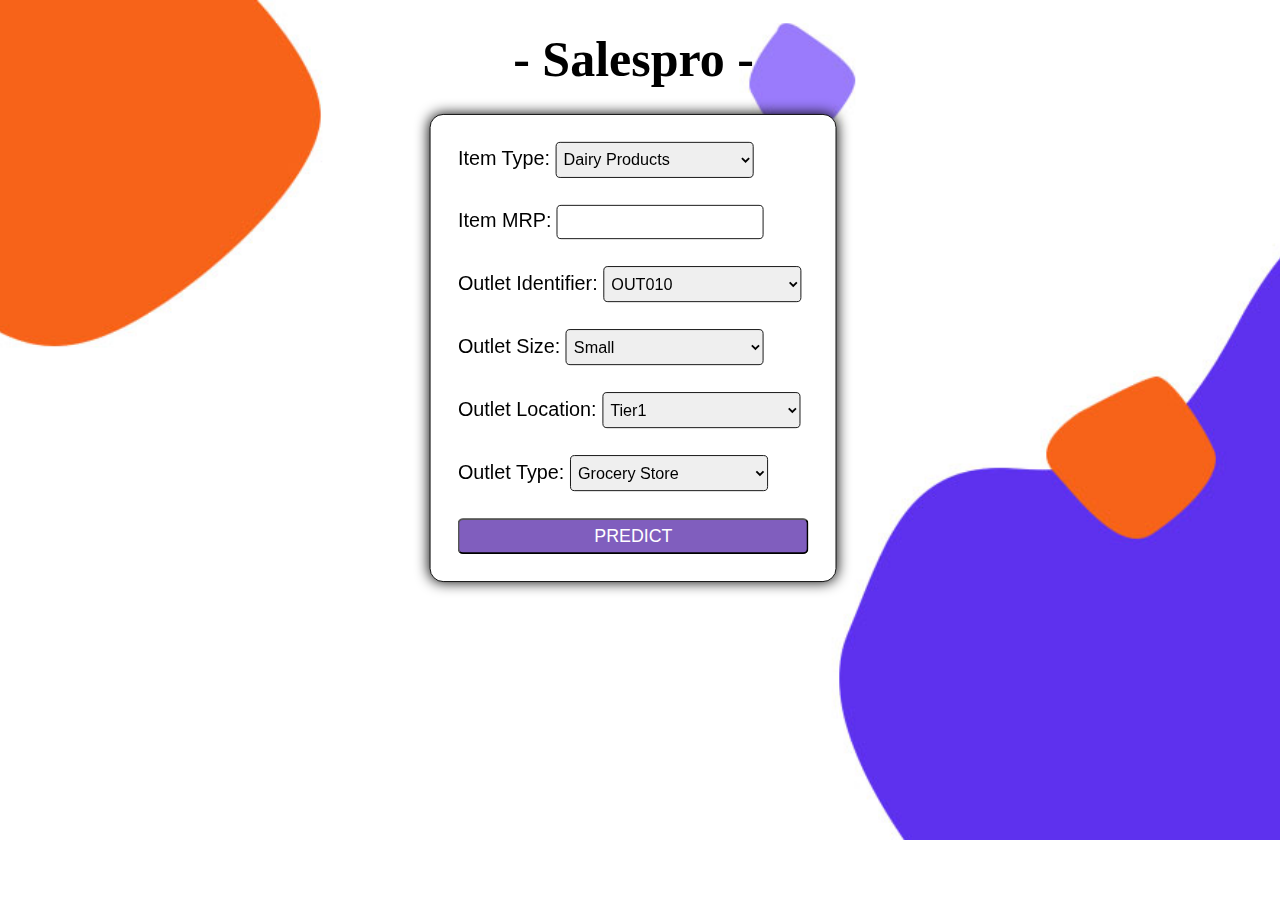
<file: templates/index.html>
<!DOCTYPE html>
<html lang="en">
<head>
    <meta charset="UTF-8">
    <title>Salespro Tool</title>
    <style>
        *{
            padding: 0px;
            margin: 0px;
            font-family: sans-serif;
        }
        body{
            /* background-image: linear-gradient(to top right,rgb(18, 4, 24),rgb(63, 9, 63));
            height: 100vh;
            overflow: hidden;
            background-repeat: no-repeat; */
        
            background-image: url("/static/images/back.jpg");
            background-position: center;
            background-repeat: no-repeat;
            background-size: cover; 
            height: 90vh;
            width: 90vw;
        }h1{
            text-align: center;
            color: black;
            font-size: 50px;
            margin-top: 30px;
            margin-left: 10%;
            font-family:Cambria, Cochin, Georgia, Times, 'Times New Roman', serif;
        }
        div{
            display: flex;
            transform: scale(0.9);
            justify-content: center;
            margin-left: 10%;
        }
        form{
            border: 1px solid black;
            padding: 30px;
            font-size: 22px;
            border-radius: 15px ;
            line-height: 30px;
            background-color: white;
            box-shadow: 0px 0px 15px black;
        }
        
        select , input{
            font-size: 18px;
            padding: 4px;
            border: 1.6px solid black;
            border-radius: 5px;
            width: 220px;
            
        }
        select{
            height: 40px;
        }
        input{
            height: 28px;
        }
        input::-webkit-outer-spin-button,
        input::-webkit-inner-spin-button {
            -webkit-appearance: none;
            margin: 0;
        }
        option{
            height: 45px;
            font-size: 20px;
        }
        
        button[type=submit]{
            width: 390px;
            border-radius: 6px;
            height: 40px;
            font-size: 90%;
            background-color:rgb(128, 94, 190);
            color: white;
            cursor: pointer;
        }
        button[type=submit]:hover{
            background-color:rgb(98, 62, 165);
            transition: 0.2s ease-in-out all;
        }#error{
            color: red;
            display: none;
            font-size: 70%;
            margin: 0%;
            margin-left: 2%;
        }
    </style>
</head>
<body>
    
    <h1>- Salespro -</h1>
    <div>
        <form action="/predict" method="post">
            
            <label for="item_type">Item Type:
                <select id="item_type" name="item_type" >
                    <option>Dairy Products</option>
                    <option>Soft Drinks</option>
                    <option>Fruits and Vegetables</option>
                    <option>Household</option>
                    <option>Baking Goods</option>
                    <option>Snack Foods</option>
                    <option>Frozen Foods</option>
                    <option>Breakfast</option>
                    <option>Health and Hygiene</option>
                    <option>Breads</option>
                </select>
            </label><br><br>
            
            <label for="item_mrp">Item MRP:</label>
            <input type="number" onchange="validate(event)" id="item_mrp" name="item_mrp" required><br>
            <p id="error" style="display:none; color:red;">Note: Input must be 0-300</p><br>
    
            <label for="outlet_identifier">Outlet Identifier:
                <select id="outlet_identifier" name="outlet_identifier">
                    <option>OUT010</option>
                    <option>OUT013</option>
                    <option>OUT017</option>
                    <option>OUT018</option>
                    <option>OUT019</option>
                    <option>OUT027</option>
                    <option>OUT035</option>
                    <option>OUT045</option>
                    <option>OUT046</option>
                    <option>OUT049</option>
                </select>
            </label><br><br>
            
            <label for="outlet_size">Outlet Size:
                <select id="outlet_size" name="outlet_size">
                    <option>Small</option>
                    <option>Medium</option>
                    <option>High</option>
                </select>
            </label><br><br>
            
            <label for="outlet_location_type">Outlet Location:
                <select id="outlet_location_type" name="outlet_location_type">
                    <option>Tier1</option>
                    <option>Tier2</option>
                    <option>Tier3</option>
                </select>
            </label><br><br>
            
            <label for="outlet_type">Outlet Type:
                <select id="outlet_type" name="outlet_type">
                    <option>Grocery Store</option>
                    <option>Supermarket Type1</option>
                    <option>Supermarket Type2</option>
                    <option>Supermarket Type3</option>
                </select>
            </label><br><br>
            
            <button type="submit" >PREDICT</button>
        </form>
    </div>
    
    <script>
        function validate(event) {
            let val = event.target;
            if (val.value > 300) {
                document.querySelector("button").style.cursor="not-allowed"
                document.getElementById("error").style.display = "block";
            } else {
                document.getElementById("error").style.display = "none";
            }
        }
    </script>
    
</body>

</html>
</file>
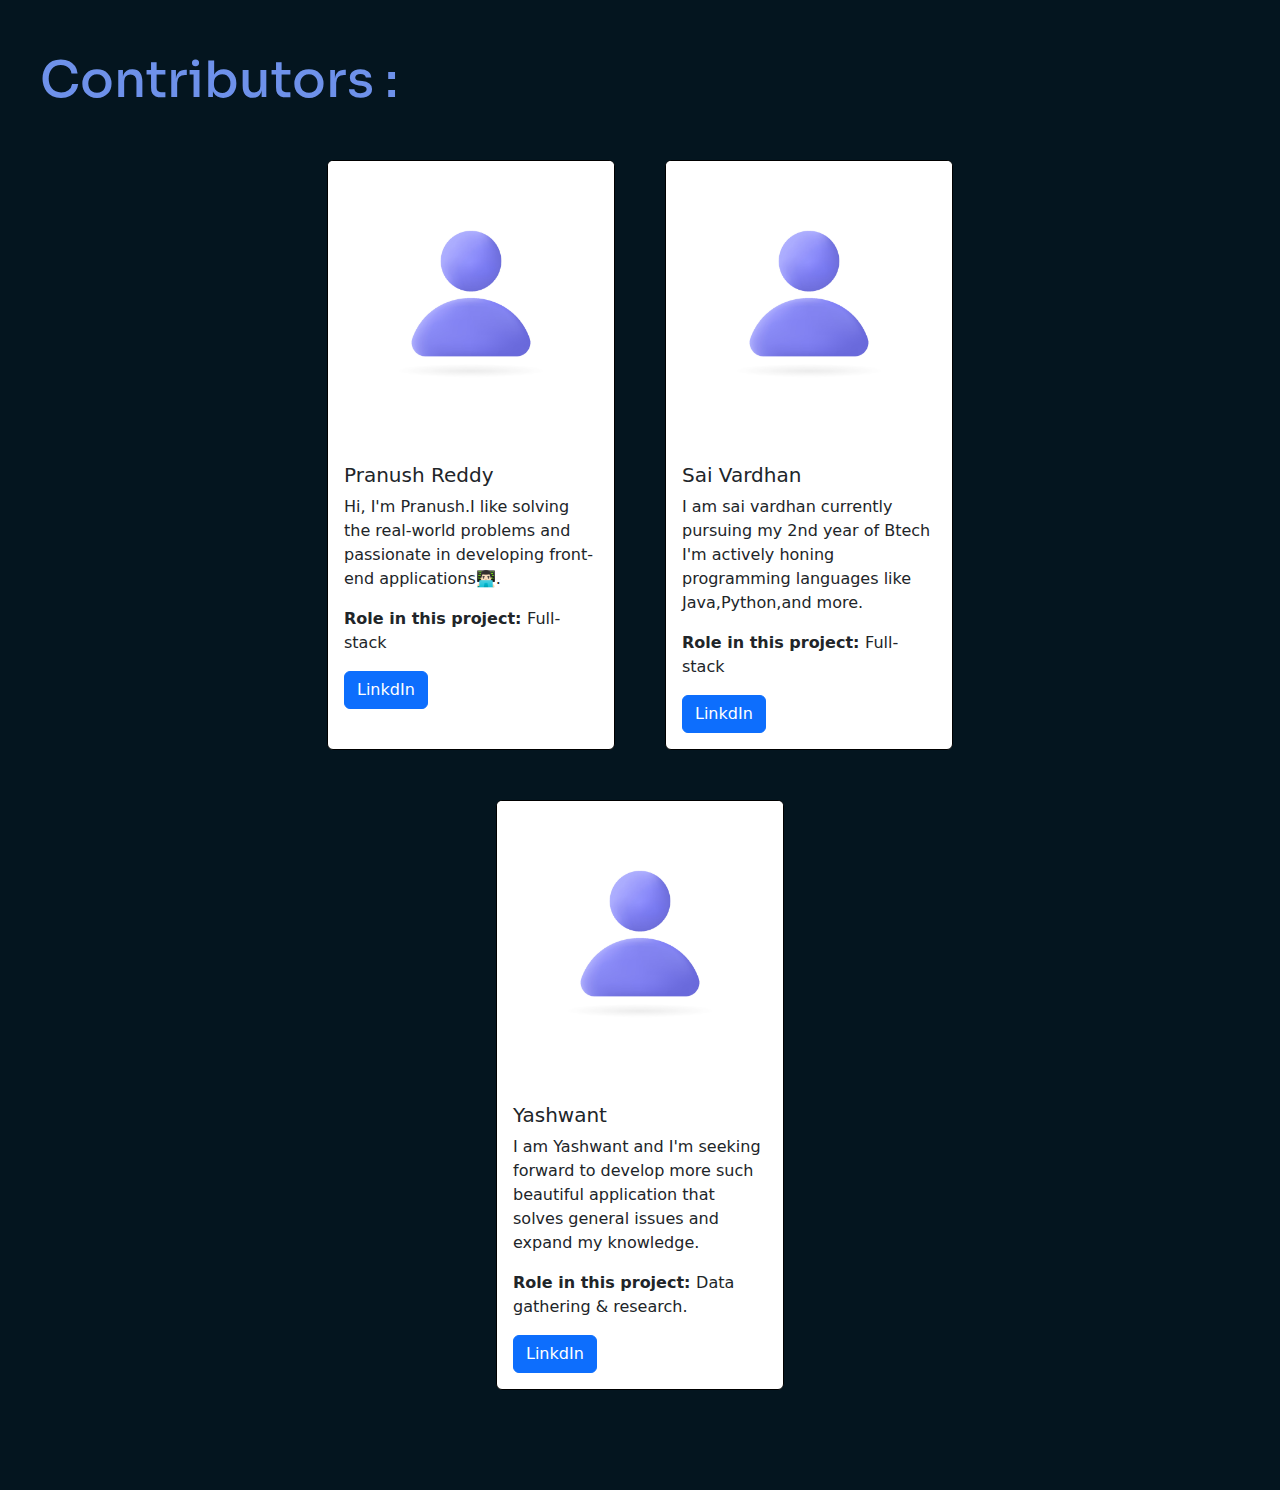
<file: templates/aboutus.html>
<!DOCTYPE html>
<html lang="en">
<head>
    <meta charset="UTF-8">
    <meta name="viewport" content="width=device-width, initial-scale=1.0">
    <title>aboutus</title>
    <link href="https://cdn.jsdelivr.net/npm/bootstrap@5.3.3/dist/css/bootstrap.min.css" rel="stylesheet" integrity="sha384-QWTKZyjpPEjISv5WaRU9OFeRpok6YctnYmDr5pNlyT2bRjXh0JMhjY6hW+ALEwIH" crossorigin="anonymous">
    <link rel="preconnect" href="https://fonts.googleapis.com">
<link rel="preconnect" href="https://fonts.gstatic.com" crossorigin>
<link href="https://fonts.googleapis.com/css2?family=Sora:wght@100..800&display=swap" rel="stylesheet">
    <style>
      body{
        background-color: #04151F;
        /* background-color: rgb(18, 18, 18); */
      }
        div.group , div.scndrow{
            display: flex;
            gap:50px;
            margin-top: 50px;
            padding-left: 0px;
            justify-content: center;
        }
        div.scndrow{
          width: inherit;
          justify-content: center;
          margin-bottom: 100px;
        }
        h2{
            font-family: "sora",sans-serif;
            font-size: 50px;
            margin-top: 50px;
            margin-left: 40px;
            color: rgb(110, 145, 234);
        }
        div.card{
          border:1px solid black;

          
        }
        div.card:hover{
            box-shadow: 0px 0px 10px white;
            transition: 0.3s ease all;
            
        }
        span{
          font-weight:600 ;
        }
    </style>
</head>
<body>
    <h2>Contributors :</h2>
    <div class="group">
    <div class="card" style="width: 18rem;">
        <img src="/static/photos/ico.jpg" class="card-img-top" alt="...">
        <div class="card-body">
          <h5 class="card-title">Pranush Reddy</h5>
          <p class="card-text">Hi, I'm Pranush.I like solving the real-world problems and passionate in developing front-end applications👨🏻‍💻.</p>
          <p id="bold"><span>Role in this project: </span> Full-stack</p>
          <a href="https://www.linkedin.com/in/pranush-reddy-09507a299/" target="_blank" class="btn btn-primary">LinkdIn</a>
        </div>
      </div>
      <div class="card" style="width: 18rem;">
        <img src="/static/photos/ico.jpg" class="card-img-top" alt="...">
        <div class="card-body">
          <h5 class="card-title">Sai Vardhan</h5>
          <p class="card-text">I am sai vardhan currently pursuing my 2nd year of Btech I'm actively honing  programming languages like Java,Python,and more.</p>
          <p id="bold"><span>Role in this project: </span> Full-stack</p>
          <a href="https://www.linkedin.com/in/byatha-sai-vardhan-a9a4a22b3/" target="_blank" class="btn btn-primary">LinkdIn</a>
        </div>
      </div>
      </div>
     
      <div class="scndrow">
      <div class="card" style="width: 18rem;">
        <img src="/static/photos/ico.jpg" class="card-img-top" alt="...">
        <div class="card-body">
          <h5 class="card-title">Yashwant</h5>
          <p class="card-text">I am Yashwant and I'm seeking forward to develop more such beautiful application that solves general issues and expand my knowledge.</p>
          <p id="bold"><span>Role in this project: </span>Data gathering & research.</p>
          <a href="https://www.linkedin.com/in/b-yashwant-kumar-908250245/" target="_blank" class="btn btn-primary">LinkdIn</a>
        </div>
      </div>
      </div>
</body>
</html>
</file>
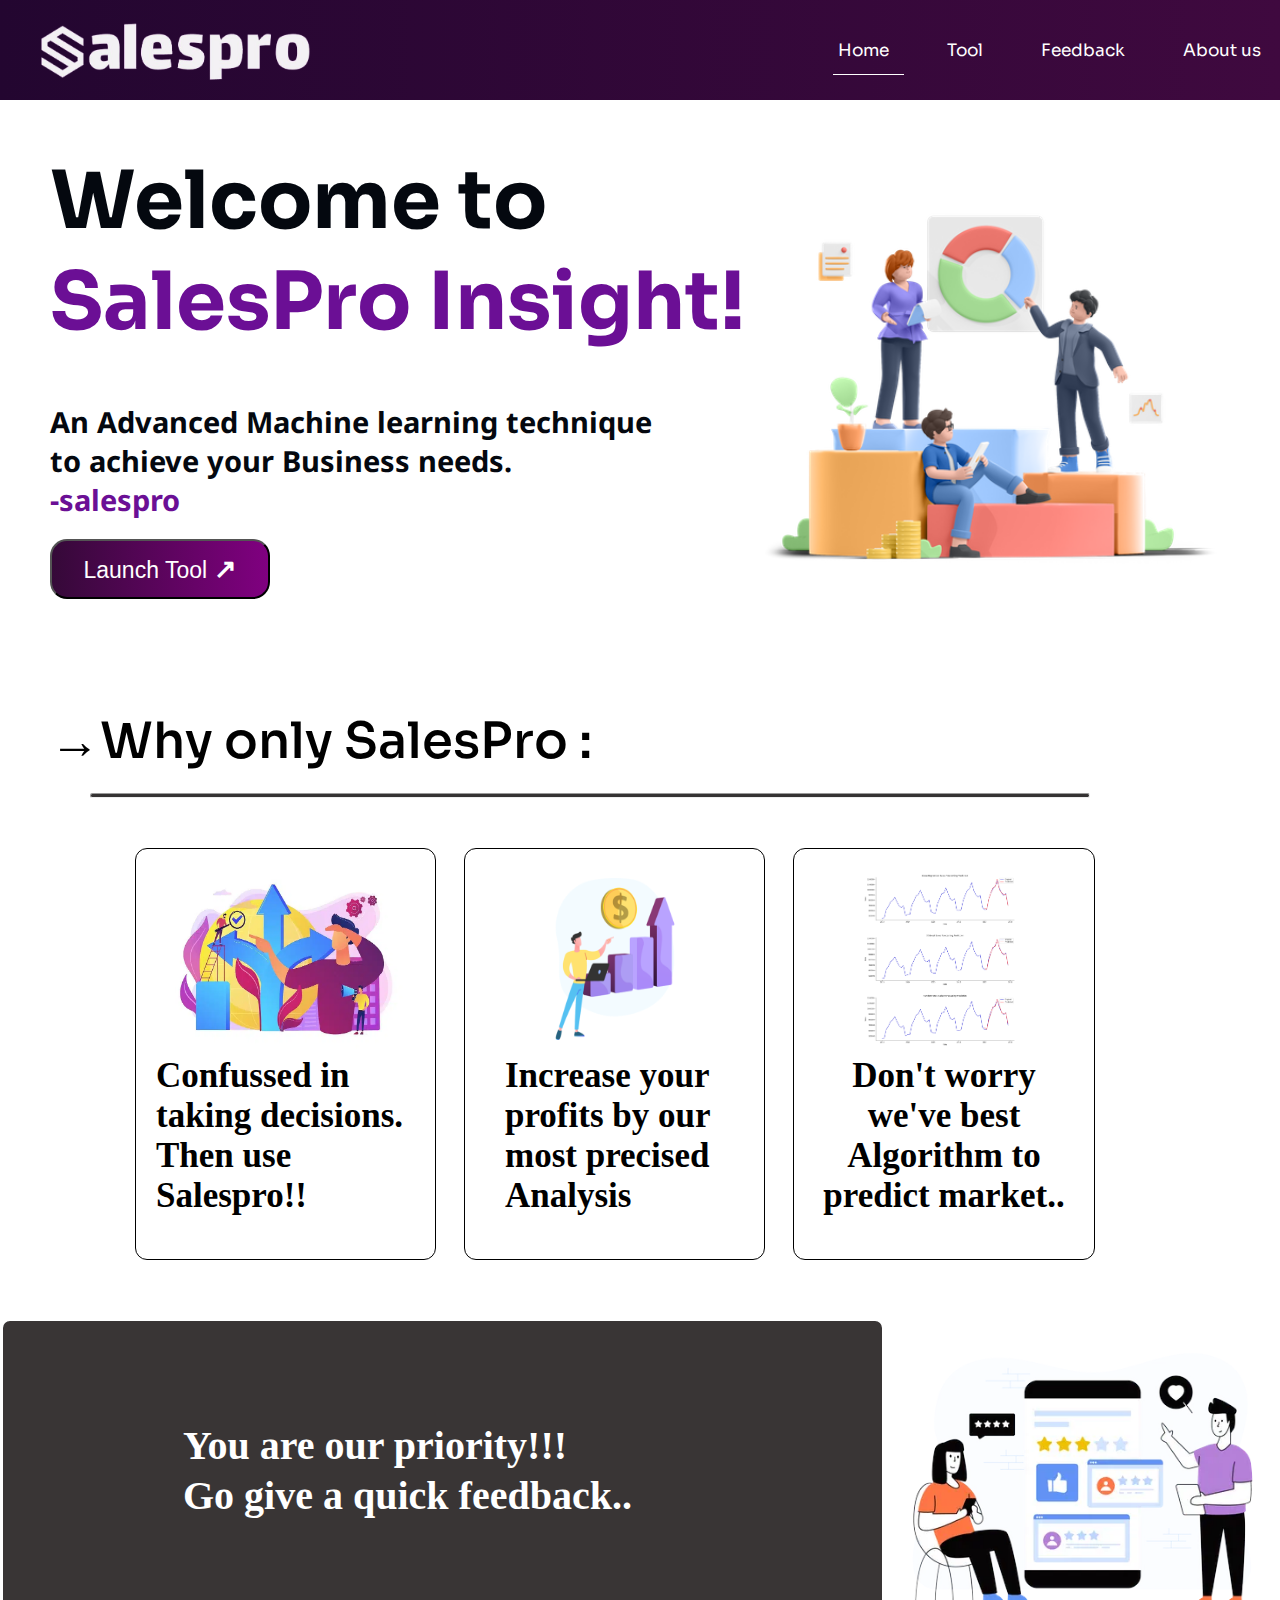
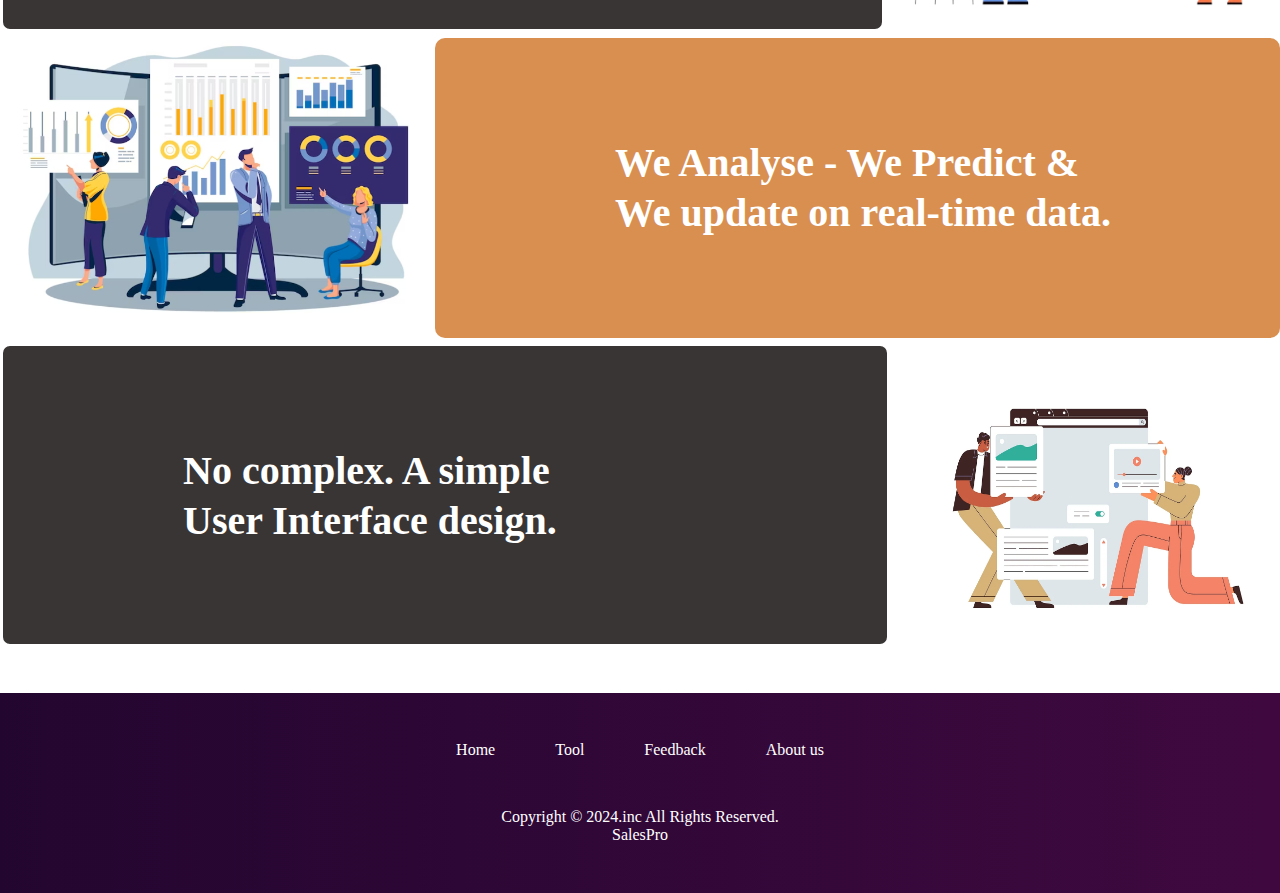
<file: templates/main.html>
<!DOCTYPE html>
<html lang="en">
<head>
    <meta charset="UTF-8">
    <meta name="viewport" content="width=device-width, initial-scale=1.0">
    <title>Salespro</title>
    <link rel="preconnect" href="https://fonts.googleapis.com">
    <link rel="preconnect" href="https://fonts.gstatic.com" crossorigin>
    <link rel="preconnect" href="https://fonts.googleapis.com">
<link rel="preconnect" href="https://fonts.gstatic.com" crossorigin>
<link href="https://fonts.googleapis.com/css2?family=Gudea:ital,wght@0,400;0,700;1,400&display=swap" rel="stylesheet">
    <link href="https://fonts.googleapis.com/css2?family=Open+Sans:ital,wght@0,300..800;1,300..800&family=Roboto&display=swap" rel="stylesheet">
    <link rel="preconnect" href="https://fonts.googleapis.com">
<link rel="preconnect" href="https://fonts.gstatic.com" crossorigin>
<link href="https://fonts.googleapis.com/css2?family=Sora:wght@100..800&display=swap" rel="stylesheet">
<link rel="preconnect" href="https://fonts.googleapis.com">
<link rel="preconnect" href="https://fonts.gstatic.com" crossorigin>
<link href="https://fonts.googleapis.com/css2?family=Noto+Sans:ital,wght@0,100..900;1,100..900&display=swap" rel="stylesheet">
<style>
        *{
            margin:0;
        }
        body{
            margin-top: 10px;
            background-color: white;
        }
        header{
            overflow: hidden;
            margin-top: -9.8px;          
        }
        h2{
            margin: 20px 0px 0px 50px;
            font-size: 0px;
        }
        header nav{
            height: 100px;
            background-color: #04080F;
            /* background-image: linear-gradient(to right, rgb(203, 129, 65), rgb(184, 93, 13)); */
            background-image: linear-gradient(to right,rgb(35, 6, 48),rgb(63, 9, 63));
            
            justify-content: space-between;
            padding-top: 10px;    
        }
        nav{
            display: flex;
            margin-top: -10px;
            width: 100%;
        }
        ul{
            display:flex;
            margin-right: -9px;
        }
        li{
            list-style: none;
            display: flex;
            padding-top: 10px;
           
        }
        li a{
            color: white;
            text-decoration: none;
            margin: 5px 10px 0px 10px;
            padding: 25px 18px 20px 20px ;
            font-size: 17px;
            font-weight: 400;
            font-family: "sora",sans-serif;

        }
        .sales{
            margin-top: -20px;
            margin-left: -14px;
            padding-top: 20px;
            width: 30%;
            height: 100px;
        }
        a{
            position: relative;}

        a::after {
            content: '';
            position: absolute;
            left: 15px;
            bottom: 25px; /* Adjust to match the thickness of the underline */
            width: 0;
            height: 1.3px; /* Adjust the thickness of the underline */
            background-color: white; /* Color of the underline */
            transition: width 0.3s ease; /* Smooth transition for underline growth */
        }
        a:hover::after,a.active::after {
            width: 80%; /* Makes the underline fully cover the link */
        }
        hr{
            width: 78%;
            margin: 20px 0px 20px 90px;
            height: 2.5px;
            background-color: rgb(53, 51, 51);
            border-radius: 20px;
        }
        .container{
            display: grid;
            grid-template-columns: 1fr 1fr 1fr;
            grid-template-rows: 1fr;
            width: 75%;
            height: 300px;
            gap:28px;
            padding: 30px 30px 40px 25px;
            background-color: white;
            margin-left: 110px;
            margin-bottom: 130px;
        }
        .boxes{
            font-size:30px;
            border: 1.3pt solid black;
            border-radius: 12px 12px;
            padding: 20px;
            height: 370px;
            transition: 0.6s ease all;
        }
        .boxes:hover{
            box-shadow: 0 0 14px black;
            transition: 0.2s ease ;
            border:2px solid black;
        }
        main{
            margin-top: 80px;
            margin-bottom: 50px;
        }
        div.cnt{
            display: grid;
            grid-template-columns: 3fr 1.3fr;
            grid-template-rows: 1fr ;
            width: 100%;
            height: 300px;
            margin-bottom:5px ;
        }
        h1{
            font-size: 40px;
            padding: 100px 0px 0px 180px;
            color: white;
            line-height: 50px;
        }
        .txt{
            background-color: rgb(57, 53, 53);
            border: 3px solid white;
            border-radius: 10px;
        }
        #one{
            margin-top: 30px;
        }
        div.cnt2{
            display: grid;
            grid-template-columns: 1.3fr 3fr;
            grid-template-rows: 1fr ;
            width: 100%;
            height: 300px;
            margin-top: 20px;
            margin-bottom: 5px;
        }
        .tt{
            background-color: rgb(216, 143, 80);
            border-radius: 10px;
        }
        
        h2{
            font-size: 50px; 
            overflow: hidden;
            color: black;
            font-weight: 530;
            font-family: "sora",sans-serif;
            }
            .intro{
                display:inline-flex;
                width: max-content;
                margin-left: -30px;
                padding-top: 50px;
            }
            #scnd{
                display: inline-flex;
                width: max-content;
            }
            button{
                width: 220px;
                height: 60px;
                border-radius: 17px;
                color: white;
                font-size: 23px;
                background-image: linear-gradient(to right ,rgb(53, 9, 56),purple);
                margin-top: 20px;
                cursor: pointer;
            }
            .intro h4{
            margin-left: 80px;
            width: max-content;
            font-size: 80px;
            color: #04080F;
            font-family: "Sora", sans-serif;
        }
        span{
            /* color: #5d56b1; */
            color: rgb(107, 15, 149);
            /* background-image: linear-gradient(to right,rgb(63, 9, 63)rgb(144, 16, 203));
    -webkit-background-clip: text;
    -webkit-text-fill-color: transparent; */
        }
       
        /* #wel , .introduction{
            
            animation-name:maintitle ;
            animation-duration: 1.4s;
            animation-direction:alternate;
            transition: ease-in all ;
            transform: translateX(30px);
        } */
        /* @keyframes maintitle {
            from{
                transform: translateX(-100px);
            }to{
                transform: translateX(30px);
            }
            
        }
        @keyframes boxes {
            from{
                transform: translateX(-100px);
            }
            to{
                transform: translateX(0px);
            }
        } */
        /* #sto{
            animation-name: boxes;
            animation-duration: 1.3s;
            animation-direction:alternate;
            transition: ease-in all ;
        } */
        h4{
            font-size: 35px;
        }
        #md{
            margin-left: 20px;
        }
        #rd{
            animation-name: boxe;
            animation-duration: 1.3s;
            animation-direction:alternate;
            transition: ease-in all ;
        }
        /* @keyframes boxe {
            from{
                transform: translateX(200px);
            }
            to{
                transform: translateX(0px);
            }
        } */
        .s{
            margin-left: 60px;
        }
        
        footer{
            background-image: linear-gradient(to right,rgb(35, 6, 48),rgb(63, 9, 63));
            height: 200px;
        }
        div#foot{
            display: flex;
            justify-content: center;
            align-items: center;
            width: 500px;
            padding: 40px;
            height: 35px;
            margin-left: 350px;
        }
        #ft{
            color: white;
            text-decoration: none;
            padding:30px;
            
        }p{
            color: white;
            text-align: center;
            padding-bottom: 30px;
        }
        
        #pc{
            padding-left: 10px;
        }
        #slogan{
            color: #04080F;
            width:max-content;
            padding: 30px;
            border-radius: 8px;
            margin-top: 20px;
            margin-left: 50px;
            animation-name: slide;
            animation-duration: 1.3s;
            animation-direction:alternate;
            transition: ease-in all ;
        }
        #slogan h3{
            color: #04080F;
            font-size: 29px;
            font-family: "Noto Sans", sans-serif;
            
        }
        @keyframes slide {
            from{
                transform: translateX(-300px);
            }
            to{
                transform: translateX(0);
            }
        }
        span#arrow{
            color: white;
            font-size: 27px;
            font-weight: 600;
            font-family: "sora",sans-serif;
        }
        </style>
</head>
<body class="roboto-light">
    <header>
        <nav>
            <img class="sales" src="/static/photos/new-removebg.png" width="320px" height="300px">
            <ul>
                <li><a class="active" href="" >Home</a></li>
                <li><a href="index.html">Tool</a></li>
                <li><a href="form.html">Feedback</a></li>
                <li><a href="aboutus.html">About us</a></li>

            </ul>
        </nav>
    </header>
    <div class="intro">
        <div id="frst">
        <h4>Welcome to <br><span>
        SalesPro Insight!</span></h4>
        <div id="slogan">
            <h3>An Advanced Machine learning technique<br> to achieve your Business needs.<br>
            <span>-salespro</span></h3>
            <button onclick="openTool()">Launch Tool <span id="arrow">↗</span></button>
        </div></div>
        <div id="scnd">
            <img src="/static/photos/statistical-data-analysis-5553431-4639135.webp"> 
        </div>
        
    </div>
    
    <main>
    <h2>→Why only SalesPro :</h2>
    <hr/>
    <div class="container">
        <div class="boxes" id="sto"><center><img src="/static/photos/2.jpg" width="240px" height="180px"></center>
        <h4>Confussed in<br> taking decisions.<br/>Then use <br>Salespro!!</h4></div>
        <div class="boxes" id="2nd"><center><img src="/static/photos/3.png" width="250px" height="180px"></center>
        <h4 id="md">Increase your <br/> profits by our <br/> most precised <br/>Analysis</h4></div>
        <div class="boxes" id="rd"><center><img src="/static/photos/1.png" width="260px" height="180px"><h4>Don't worry <br/>we've best <br/>Algorithm to predict market..</h4></center></div>
    </div>
    <div class="cnt">
        <div class="txt"><h1>You are our priority!!!<br/>Go give a quick feedback..</h1></div>
        <div class="img"><img id="one" src="/static/photos/feed.png" width="395px" height="280px"></div>
    </div> 
    <div class="cnt2">
        <div class="pic"><img src="/static/photos/real.png" id="pc" width="425px" height="280px"></div>
        <div class="tt"><h1>We Analyse - We Predict &<br/>We update on real-time data.</h1></div>
    </div>
    <div class="cnt">
        <div class="txt"><h1>No complex. A simple<br>User Interface design.</h1></div>
        <div class="img"><img id="one" src="/static/photos/ui design.webp" width="390px" height="270px"></div>
    </div></main>
    <footer>
        <div id="foot">
        <a id="ft" href="#">Home</a>
        <a id="ft" href="index.html">Tool</a>
        <a id="ft" href="form.html">Feedback</a>
        <a id="ft" href="aboutus.html">About us</a></div>
        <p>
        Copyright © 2024.inc All Rights Reserved.<br>
        SalesPro
    </p>
        </footer>
        <script>
            function openTool() {
                var filePath = "index.html";
                 window.location.href = filePath;
            }
            </script>
</body>
</html>
</file>
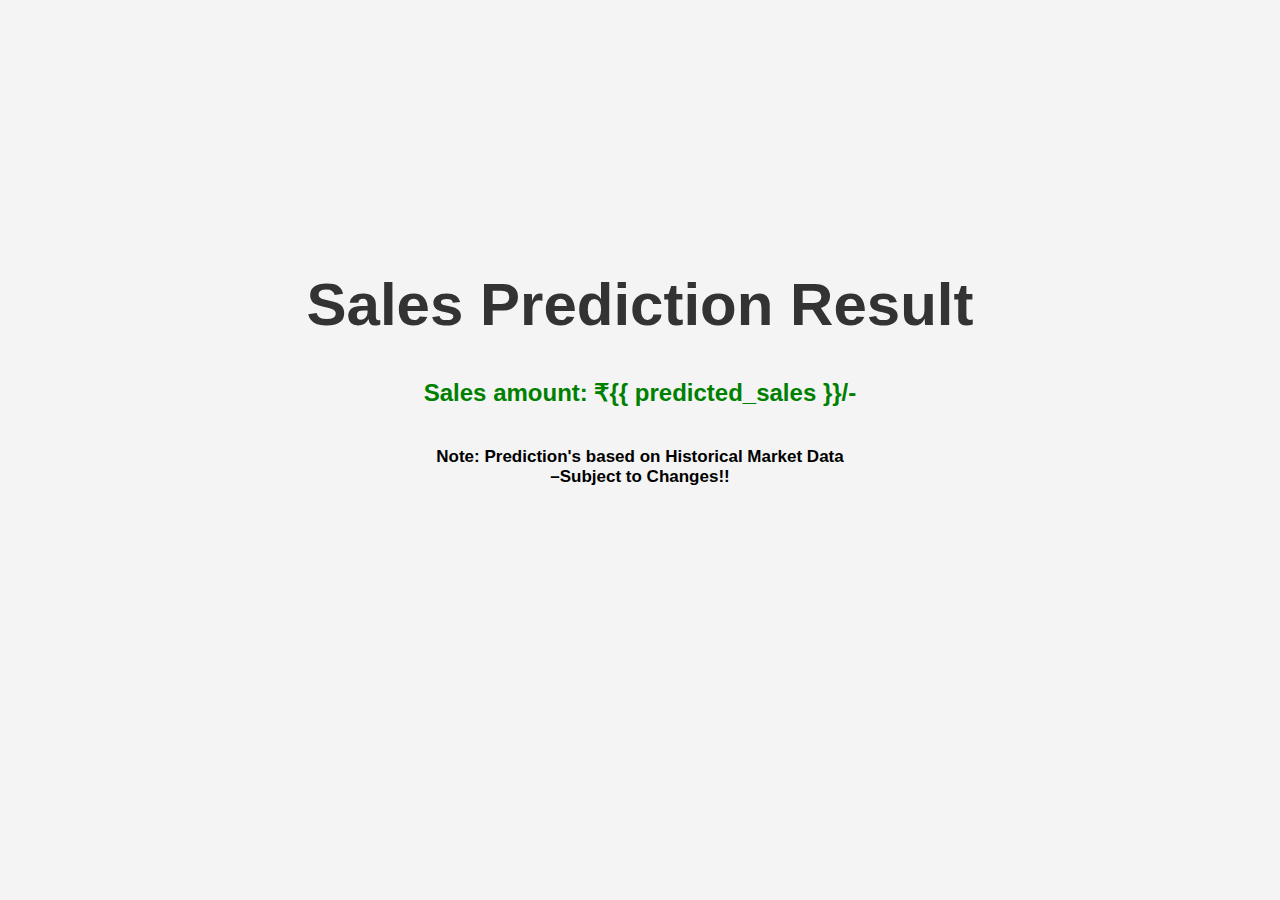
<file: templates/result.html>
<!DOCTYPE html>
<html lang="en">
<head>
    <meta charset="UTF-8">
    <meta name="viewport" content="width=device-width, initial-scale=1.0">
    <title>Result</title>
    <style>
        body {
            font-family: 'Arial', sans-serif;
            background-color: #f4f4f4;
            text-align: center;
            margin: 50px;
            font-size: 30px;
        }

        h1 {
            color: #333;
           
        }

        p {
            font-size: 24px;
            color: #008000; /* Green color for positive result, adjust as needed */
            font-weight: bold;
        }
        div{
            margin-top: 30vh;
            animation-name: slide;
            animation-duration: 1.5s;
            animation-direction: normal;
            transition: 1s ease-in-out;
        }
        h6{
            font-size: 17px;
        }
    @keyframes slide {
        from{
            transform: translateX(-500px);
        }to{
            transform: translateX(0px);
        }
        
    }
        /* You can add more styles to customize the appearance further */
    </style>
</head>
<body>
    <div>
    <h1>Sales Prediction Result</h1>
    <p>Sales amount: ₹{{  predicted_sales }}/-</p>
    <h6>Note: Prediction's based on Historical Market Data<br>–Subject to Changes!!</h6></div>
    <!-- You can customize the display of the result as needed -->
</body>
</html>
</file>
